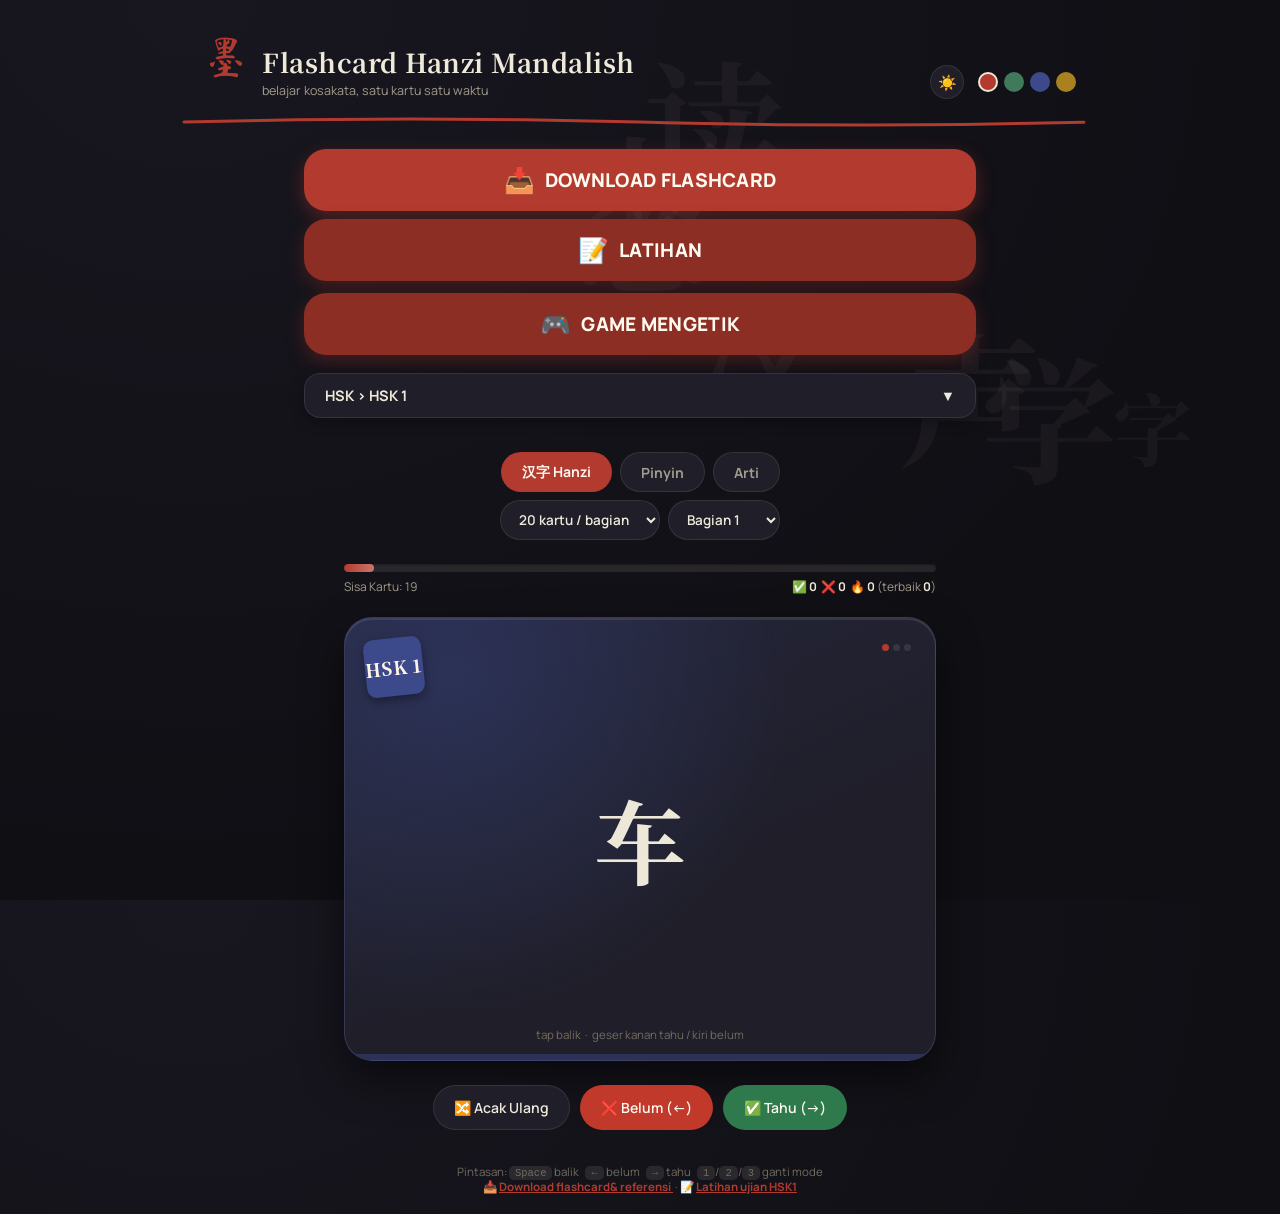
<file: index.html>
<!DOCTYPE html>
<html lang="id" data-mode="night" data-accent="vermilion">
<head>
<meta charset="UTF-8">
<meta name="viewport" content="width=device-width, initial-scale=1.0, maximum-scale=1.0, user-scalable=no">
<meta name="mobile-web-app-capable" content="yes">
<title>墨卡 · Flashcard Hanzi Mandalish</title>
<link rel="preconnect" href="https://fonts.googleapis.com">
<link href="https://fonts.googleapis.com/css2?family=Noto+Serif+SC:wght@600;700;900&family=Ma+Shan+Zheng&family=Manrope:wght@400;500;600;700;800&display=swap" rel="stylesheet">
<link rel="stylesheet" href="css/styles.css">
</head>
<body>

<div class="ambient" id="ambient"></div>

<header>
  <div class="brand">
    <span class="glyph">墨</span>
    <div>
      <h1>Flashcard Hanzi Mandalish</h1>
      <div class="brand-sub">belajar kosakata, satu kartu satu waktu</div>
    </div>
  </div>
  <div class="controls-row">
    <button class="mode-toggle" id="dayNightBtn" title="Ganti siang/malam">☀️</button>
    <div class="theme-dots" id="themeDots"></div>
  </div>
</header>

<div class="brush-divider">
  <svg viewBox="0 0 920 14" preserveAspectRatio="none" width="100%" height="14">
    <path d="M4 8 Q 230 2, 460 8 T 916 8" />
  </svg>
</div>

<div class="empty-state" id="emptyState">
  <div class="glyph" id="emptyGlyph">読</div>
  <h2 id="emptyTitle">Memuat deck…</h2>
  <p id="emptyText">Mengambil <code>index.json</code> dan file kosakata dari server.</p>
</div>

<div id="app" style="display:none; width:100%; display:flex; flex-direction:column; align-items:center;">

  <div class="dl-banner-wrap">
    <a class="btn-cta dl-banner" href="#sumber">
      <span class="main"><span class="ico">📥</span> DOWNLOAD FLASHCARD</span>
    </a>
  </div>

  <div class="dl-banner-wrap" style="margin-top:-6px; display:flex; flex-direction:column; gap:12px;">
    <a class="btn-cta dl-banner" href="#latihan" style="--b:var(--accent-2);">
      <span class="main"><span class="ico">📝</span> LATIHAN</span>
    </a>
    <a class="btn-cta dl-banner" href="game.html" style="--b:var(--accent-2);">
      <span class="main"><span class="ico">🎮</span> GAME MENGETIK</span>
    </a>
  </div>

  <div class="deck-dropdown-container" id="deckDropdown">
    <div class="dropdown-trigger" id="dropdownTrigger">
      <span id="currentDeckLabel">Pilih Kategori Deck...</span>
      <span class="arrow">▼</span>
    </div>
    <div class="dropdown-menu" id="dropdownMenu"></div>
  </div>

  <div class="pill-row">
    <button class="pill active" data-mode="hanzi">汉字 Hanzi</button>
    <button class="pill" data-mode="pinyin">Pinyin</button>
    <button class="pill" data-mode="arti">Arti</button>
  </div>

  <div class="section-row" id="sectionRow">
    <select class="deck-select" id="sectionSizeSelect">
      <option value="all">Semua kartu</option>
      <option value="10">10 kartu / bagian</option>
      <option value="20" selected>20 kartu / bagian</option>
      <option value="30">30 kartu / bagian</option>
      <option value="50">50 kartu / bagian</option>
    </select>
    <select class="deck-select" id="sectionSelect" style="display:none;"></select>
  </div>

  <div class="meta-row">
    <div class="progress-track"><div class="progress-fill" id="progressFill"></div></div>
    <div class="stats-line">
      <span id="cardPos">Sisa Kartu: 20</span>
      <span>✅ <b id="statTahu">0</b>&nbsp;&nbsp;❌ <b id="statBelum">0</b>&nbsp;&nbsp;🔥 <b id="statStreak">0</b> (terbaik <b id="statBest">0</b>)</span>
    </div>
  </div>

  <div class="stage">
    <div class="card-perspective" id="cardPerspective">
      <div class="swipe-badge belum" id="badgeBelum">BELUM</div>
      <div class="swipe-badge tahu" id="badgeTahu">TAHU</div>
      <div class="card" id="card">
        <div class="face face-front" id="faceFront">
          <div class="stamp" id="stampFront">HSK</div>
          <div class="box-dots" id="boxDotsFront"><span></span><span></span><span></span></div>
          <div class="front-text hanzi-font" id="frontText" style="font-size:80px;"></div>
          <div class="back-hint">tap balik &nbsp;·&nbsp; geser kanan tahu / kiri belum</div>
        </div>
        <div class="face face-back" id="faceBack">
          <div class="stamp" id="stampBack">HSK</div>
          <div class="box-dots" id="boxDotsBack"><span></span><span></span><span></span></div>
          <div class="back-answer" id="backAnswer"></div>
          <div class="burst" id="burst"></div>
        </div>
      </div>
    </div>
  </div>

  <div class="actions">
    <button class="btn" id="shuffleBtn">🔀 Acak Ulang</button>
    <button class="btn btn-danger" id="belumBtn">❌ Belum (←)</button>
    <button class="btn btn-ok" id="tahuBtn">✅ Tahu (→)</button>
  </div>

  <footer>
    Pintasan: <kbd>Space</kbd> balik &nbsp; <kbd>←</kbd> belum &nbsp; <kbd>→</kbd> tahu &nbsp;
    <kbd>1</kbd>/<kbd>2</kbd>/<kbd>3</kbd> ganti mode
    <br>📥 <a class="footer-link" href="#sumber">Download flashcard&amp; referensi </a>
    &nbsp;·&nbsp;📝 <a class="footer-link" href="#latihan">Latihan ujian HSK1</a>
  </footer>
</div>


<section id="resourcesPage" aria-label="Unduh flashcard dan referensi">
  <div class="res-top">
    <h2>📥 Unduh Flashcard HSK</h2>
    <a class="btn-cta" id="backToStudy" href="#" style="--b:var(--ink-soft); padding:10px 18px; font-size:14px;">← Kembali belajar</a>
  </div>
  <p class="res-lead">Pilih Flashcard yang mau dicetak. Setiap tombol membuka folder Google Drive berisi file flashcard.</p>

  <div class="res-section-title">Flashcard HSK 1 – 4</div>
  <div class="hsk-grid">
    <div class="hsk-card" style="--c:var(--stamp-0)">
      <div class="lvl-stamp">HSK<b>1</b></div>
      <h3>HSK 1</h3>
      <p>300 Kosakata</p>
      <a class="dl-btn" href="https://drive.google.com/drive/folders/1dOLYRxvAf6XQybKx9fJoq7wPhPNK_tsH?usp=drive_link" target="_blank" rel="noopener noreferrer">⬇️ DOWNLOAD HSK 1</a>
    </div>
    <div class="hsk-card" style="--c:var(--stamp-1)">
      <div class="lvl-stamp">HSK<b>2</b></div>
      <h3>HSK 2</h3>
      <p>200 Kosakata</p>
      <a class="dl-btn" href="https://drive.google.com/drive/folders/1sofFlungZIqMnRZoOh0vENmZq8EuN4ci?usp=sharing" target="_blank" rel="noopener noreferrer">⬇️ DOWNLOAD HSK 2</a>
    </div>
    <div class="hsk-card" style="--c:var(--stamp-2)">
      <div class="lvl-stamp">HSK<b>3</b></div>
      <h3>HSK 3</h3>
      <p>500 Kosakata</p>
      <a class="dl-btn" href="https://drive.google.com/drive/folders/1UqgcK2aZ2sMOQcXRFb1VrF4GmTFnKb-0?usp=drive_link" target="_blank" rel="noopener noreferrer">⬇️ DOWNLOAD HSK 3</a>
    </div>
    <div class="hsk-card" style="--c:var(--stamp-3)">
      <div class="lvl-stamp">HSK<b>4</b></div>
      <h3>HSK 4</h3>
      <p>1000 Kosakata</p>
      <a class="dl-btn" href="https://drive.google.com/drive/folders/1h3tl_F7lGNb7nfZRJy76tB6fJolnmYr8?usp=drive_link" target="_blank" rel="noopener noreferrer">⬇️ DOWNLOAD HSK 4</a>
    </div>
  </div>
  <div class="res-note">💡 Tombol membuka folder di Google Drive (tab baru). Di sana pilih file yang kamu mau, lalu klik ikon <b>Download</b> (⬇️).</div>

  <div class="res-section-title">Panduan cetak flashcard</div>
  <div class="ref-card">
    <div class="ref-text">
      <h3>Panduan Cetak Flashcard</h3>
      <p>Lihat panduan untuk mencetak flashcard.</p>
    </div>
    <a class="btn-cta" href="https://drive.google.com/file/d/1eKVOjX3BMunGY5lqlxKkledCMHnYziuV/view?usp=drive_link" target="_blank" rel="noopener noreferrer"><span class="ico">🖨️</span> Lihat Panduan Cetak</a>
  </div>

  <div class="res-section-title">Referensi kosakata</div>
  <div class="ref-card">
    <div class="ref-text">
      <h3>Mandarin Bean</h3>
      <p>Flashcard ini dibuat berdasarkan data dan kurikulum pembelajaran dari Mandarin Bean untuk membantu proses menghafal kosakata secara efektif.</p>
    </div>
    <a class="btn-cta" href="https://mandarinbean.com/new-hsk-vocabulary/" target="_blank" rel="noopener noreferrer"><span class="ico">🔗</span> Buka mandarinbean.com</a>
  </div>
</section>

<section id="latihanPage" aria-label="Latihan ujian HSK">
  <div class="lat-top">
    <h2>📝 Latihan Ujian HSK 1</h2>
    <a class="btn-cta" href="#" style="--b:var(--ink-soft); padding:10px 18px; font-size:14px;">← Kembali belajar</a>
  </div>

  <div id="lat-login-screen" class="lat-login">
    <h3>HSK 1 Listening &amp; Reading Challenge</h3>
    <p class="lat-sub">15 Soal Listening · 15 Soal Reading — offline, tanpa simpan data</p>
    <div class="lat-form-group">
      <label>Nama Lengkap (tidak disimpan)</label>
      <input type="text" id="lat-student-name" placeholder="Tulis nama Anda" autocomplete="off">
    </div>
    <button type="button" class="btn btn-accent" style="width:100%;" onclick="latStartExam()">Mulai Kuis 🚀</button>
  </div>

  <div id="lat-header-bar" class="lat-header-bar hidden">
    <div class="lat-title">HSK 1 Listening &amp; Reading Challenge</div>
    <div>Peserta: <span id="lat-display-name"></span></div>
    <div class="lat-timer-box">⏱ <span id="lat-timer">10:00</span></div>
  </div>

  <div id="lat-exam-container" class="hidden" style="display:flex; flex-direction:column; gap:18px;">
    <div class="lat-info">
      <strong>📝 Petunjuk:</strong> Audio bisa diputar maksimal 2x, pakai suara Text-to-Speech browser.
    </div>
    <div class="lat-nav-grid" id="lat-nav-grid-container"></div>
    <form id="lat-exam-form">
      <div id="lat-questions-wrapper" style="display:flex; flex-direction:column; gap:14px;"></div>
      <br>
      <button type="button" class="btn btn-ok" style="width:100%; font-size:16px; padding:14px;" onclick="latSubmitExam()">✅ Kumpulkan Jawaban</button>
    </form>
  </div>

  <div id="lat-result-container" class="hidden" style="display:flex; flex-direction:column; gap:14px;"></div>
</section>

<div class="modal-backdrop" id="summaryModal">
  <div class="modal">
    <h3>Sesi Selesai 🎉</h3>
    <p id="summaryText"></p>
    <div class="row">
      <button class="btn btn-accent" id="closeSummary">Lanjut Belajar</button>
    </div>
  </div>
</div>

<script src="js/script.js"></script>
<script src="js/latihan.js"></script>
</body>
</html>
</file>
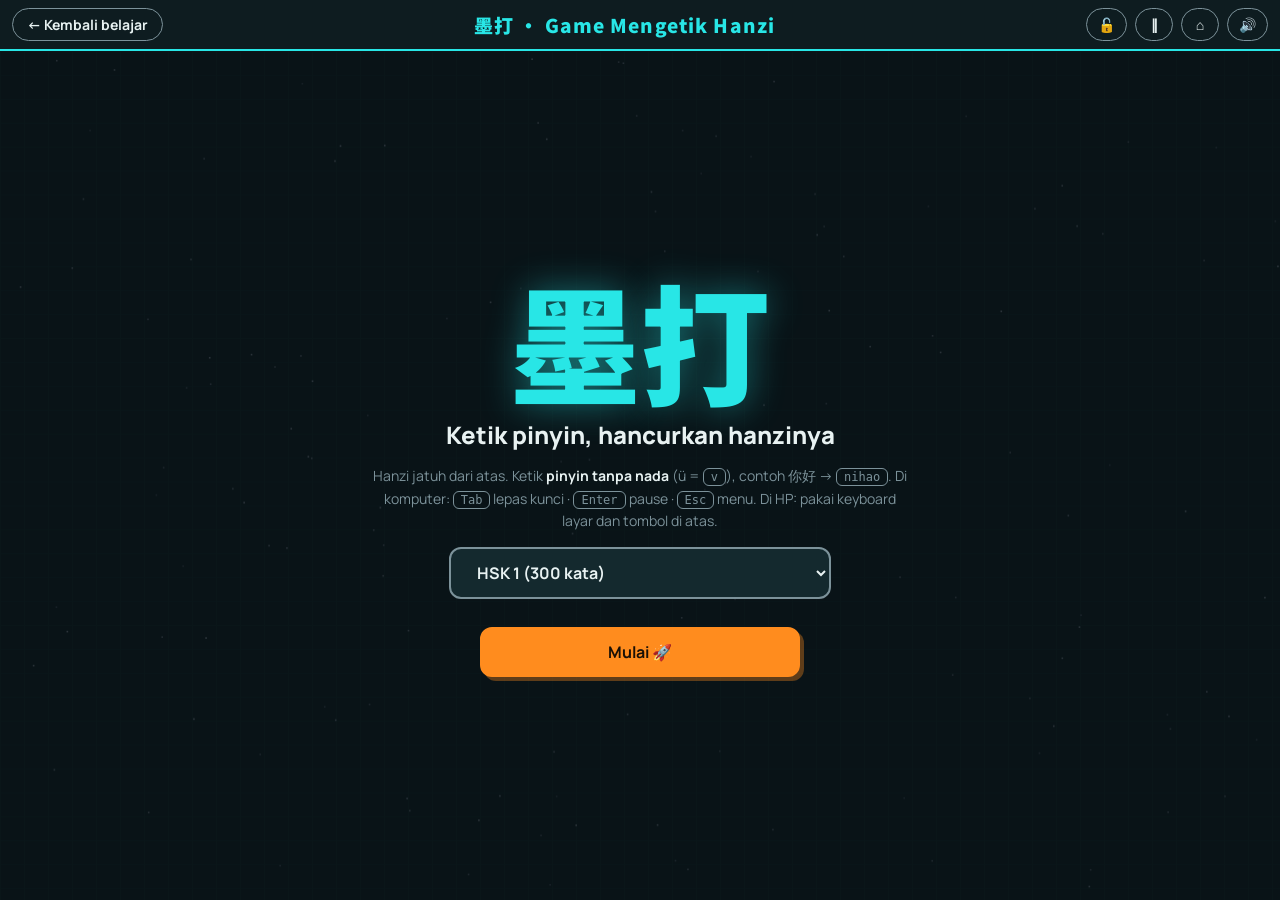
<file: game.html>
<!DOCTYPE html>
<html lang="id">
<head>
<meta charset="UTF-8">
<meta name="viewport" content="width=device-width, initial-scale=1.0, maximum-scale=1.0, interactive-widget=resizes-content">
<title>墨打 · Game Mengetik Hanzi</title>
<link rel="preconnect" href="https://fonts.googleapis.com">
<link href="https://fonts.googleapis.com/css2?family=Noto+Sans+SC:wght@500;700;900&family=Manrope:wght@500;700;800&display=swap" rel="stylesheet">
<style>
html,body{margin:0;height:100%;overflow:hidden;background:#0e1c20}
#zg{position:fixed;left:0;right:0;top:0;bottom:0;z-index:50;display:flex;flex-direction:column;font-family:Manrope,system-ui,sans-serif;
  --zb:#0e1c20;--zs:#14292e;--zf:#e8f2f2;--zm:#7c929a;--za:#ff8c1e;--zc:#28e6e6;
  background:var(--zb);color:var(--zf);touch-action:manipulation;-webkit-tap-highlight-color:transparent}
#zg *{box-sizing:border-box}
#zg-bar{display:flex;align-items:center;gap:8px;padding:8px 12px;border-bottom:2px solid var(--zc)}
#zg-bar a,#zg-bar button{color:var(--zf);text-decoration:none;font:700 14px Manrope,sans-serif;background:none;border:1.5px solid var(--zm);border-radius:999px;padding:6px 14px;cursor:pointer;white-space:nowrap}
#zg-bar button{padding:6px 11px;min-width:38px}
#zg-bar b{flex:1;text-align:center;font:900 19px "Noto Sans SC",Manrope,sans-serif;letter-spacing:.06em;color:var(--zc);white-space:nowrap;overflow:hidden;text-overflow:ellipsis}
#zg-stage{flex:1;position:relative;min-height:0}
#cv{display:block;width:100%;height:100%}
.zg-panel{position:absolute;inset:0;display:flex;flex-direction:column;align-items:center;justify-content:center;gap:14px;text-align:center;
  background:rgba(8,18,21,.82);padding:20px;overflow:auto}
.zg-panel.hide{display:none}
.zg-big{font:900 clamp(64px,13vw,130px)/1 "Noto Sans SC",sans-serif;color:var(--zc);text-shadow:0 0 36px rgba(40,230,230,.45)}
.zg-panel h2{margin:0;font:800 24px Manrope,sans-serif}
.zg-panel p{margin:0;color:var(--zm);font-size:14px;max-width:540px;line-height:1.6}
.zg-panel p b{color:var(--zf)}
.zg-panel select,.zg-btn{font:700 16px Manrope,sans-serif;padding:12px 22px;border-radius:12px;border:2px solid var(--zm);background:var(--zs);color:var(--zf);min-width:min(320px,88vw);max-width:92vw}
.zg-btn{background:var(--za);border-color:var(--za);color:#1a1006;cursor:pointer;box-shadow:4px 4px 0 rgba(255,140,30,.35)}
.zg-btn:active{transform:translate(2px,2px);box-shadow:2px 2px 0 rgba(255,140,30,.35)}
.zg-btn.ghost{background:none;color:var(--zf);border-color:var(--zm);box-shadow:none}
.zg-stats{display:grid;grid-template-columns:repeat(3,auto);gap:10px 28px;font:700 18px Manrope,sans-serif}
.zg-stats span{display:block;color:var(--zm);font-size:12px;font-weight:600}
.zg-warn{color:var(--za)}
kbd{border:1.5px solid var(--zm);border-radius:6px;padding:1px 7px;font-size:12px}
#kb{position:fixed;left:0;bottom:0;width:1px;height:1px;opacity:0;border:0;padding:0;font-size:16px;pointer-events:none}
#zg :focus-visible{outline:2px solid var(--zc);outline-offset:2px}
@media (max-width:560px){#zg-bar b{display:none}#zg-bar a{flex:1;text-align:center}}
</style>
</head>
<body>
<div id="zg">
  <div id="zg-bar">
    <a href="index.html">← Kembali belajar</a>
    <b>墨打 · Game Mengetik Hanzi</b>
    <button id="zg-free" title="Lepas kunci kata (Tab)" aria-label="Lepas kunci">🔓</button>
    <button id="zg-pause" title="Pause (Enter)" aria-label="Pause">‖</button>
    <button id="zg-menu-btn" title="Menu (Esc)" aria-label="Menu">⌂</button>
    <button id="zg-sound" title="Suara" aria-label="Suara">🔊</button>
  </div>
  <div id="zg-stage">
    <canvas id="cv"></canvas>

    <div id="zg-menu" class="zg-panel">
      <div class="zg-big">墨打</div>
      <h2>Ketik pinyin, hancurkan hanzinya</h2>
      <p>Hanzi jatuh dari atas. Ketik <b>pinyin tanpa nada</b> (ü = <kbd>v</kbd>), contoh 你好 → <kbd>nihao</kbd>.
         Di komputer: <kbd>Tab</kbd> lepas kunci · <kbd>Enter</kbd> pause · <kbd>Esc</kbd> menu.
         Di HP: pakai keyboard layar dan tombol di atas.</p>
      <select id="deck" aria-label="Pilih deck flashcard"><option>Memuat deck…</option></select>
      <p id="deckInfo"></p>
      <button class="zg-btn" id="start" disabled>Mulai 🚀</button>
      <button class="zg-btn ghost" id="retry" hidden>Coba muat lagi</button>
    </div>

    <div id="zg-over" class="zg-panel hide">
      <h2 style="color:var(--za)">Game Over</h2>
      <p id="overDeck"></p>
      <div class="zg-stats" id="stats"></div>
      <button class="zg-btn" id="again">Main lagi</button>
      <button class="zg-btn ghost" id="toMenu">Ganti deck</button>
    </div>
  </div>
  <!-- penerima ketikan dari keyboard HP (Android mengirim event "input", bukan keydown huruf) -->
  <input id="kb" type="text" inputmode="text" autocomplete="off" autocorrect="off" autocapitalize="none" spellcheck="false" aria-label="Ketik pinyin di sini">
</div>

<script>
(()=>{
const $=s=>document.querySelector(s), cv=$('#cv'), ctx=cv.getContext('2d'), root=document.documentElement;
let W=800,H=500,K=1;

/* ================= TEMA LUAR ANGKASA ================= */
const C={bg:'#0e1c20',grid:'#142a2e',fg:'#ffffff',mut:'#7c929a',ac:'#ff8c1e',cy:'#28e6e6',yl:'#ffdc3c'};
const HZ='"Noto Sans SC","PingFang SC","Microsoft YaHei","Noto Sans CJK SC",sans-serif';
const zg=$('#zg'),kb=$('#kb');
function resize(){
  const vv=window.visualViewport;                       // saat keyboard HP muncul, area game ikut mengecil
  if(vv){zg.style.height=vv.height+'px';zg.style.top=vv.offsetTop+'px';zg.style.bottom='auto'}
  const r=cv.parentElement.getBoundingClientRect(),d=window.devicePixelRatio||1;
  W=Math.max(200,r.width);H=Math.max(200,r.height);cv.width=W*d;cv.height=H*d;ctx.setTransform(d,0,0,d,0,0);
  // K = skala ukuran sesuai perangkat (HP kecil -> kotak, font, kapal ikut mengecil)
  K=Math.max(.42,Math.min(1.1,Math.min(W/760,H/560)));
  if(typeof es!=='undefined')for(const e of es){layout(e);sync(e)}
}
addEventListener('resize',resize);
if(window.visualViewport){visualViewport.addEventListener('resize',resize);visualViewport.addEventListener('scroll',resize)}
const stars=Array.from({length:150},()=>({x:Math.random(),y:Math.random(),v:8+Math.random()*32}));

/* ================= DATA: data/index.json + data/<deck>.json ================= */
// Pinyin di data berisi keterangan seperti "ài (verb)" atau "(n.) diànqì": bagian dalam kurung dibuang.
const CJK=/[\u3400-\u9fff]/;
const typed=p=>p.toLowerCase().replace(/[üǖǘǚǜ]/g,'v').normalize('NFD').replace(/[\u0300-\u036f]/g,'').replace(/[^a-z]/g,'');
const cleanPinyin=p=>String(p||'').replace(/\([^)]*\)/g,' ').split('/')[0].replace(/\s+/g,' ').trim();
function toCard(c){
  const z=String(c.hanzi||'').trim(),p=cleanPinyin(c.pinyin);
  if(!z||!CJK.test(z)||/\d/.test(p))return null;      // lewati kartu berangka (mis. "13米")
  const t=typed(p);if(!t)return null;
  return{z,t,p,a:String(c.arti_id||c.arti||c.arti_en||'')};
}
function friendlyName(file){                            // sama dengan label di halaman flashcard
  const base=file.replace(/\.json$/i,''),m=base.match(/^hsk[\s_-]?(\d+)/i);
  if(m)return 'HSK '+m[1];
  const s=base.replace(/^(tr|ml|min|mining)[\s_-]*/i,'').replace(/[_-]+/g,' ').toUpperCase();
  return s||'Umum';
}
const dedupe=cards=>{const seen=new Set();return cards.filter(c=>{const k=c.z+'|'+c.t;if(seen.has(k))return false;seen.add(k);return true})};
const note=(msg,warn)=>{const n=$('#deckInfo');n.textContent=msg;n.className=warn?'zg-warn':''};

// Coba beberapa lokasi folder data supaya tetap jalan di berbagai pengaturan hosting.
async function fetchJSON(file){
  let last;
  for(const base of['data/','./data/','/data/']){
    const url=base+file;
    try{
      const r=await fetch(url,{cache:'no-store'});
      if(!r.ok)throw new Error('HTTP '+r.status+' ('+url+')');
      return JSON.parse((await r.text()).replace(/^\uFEFF/,''));
    }catch(e){last=e}
  }
  throw last;
}

let groups=[];   // [{category, decks:[{file,name,cards,err,p}]}]  — isi deck dimuat sesuai kebutuhan
function normManifest(m){
  if(m&&!Array.isArray(m)&&Array.isArray(m.categories))m=m.categories;
  if(Array.isArray(m)&&m.length&&typeof m[0]==='string')m=[{category:'Deck',decks:m}];
  if(!Array.isArray(m))throw new Error('format index.json tidak dikenali');
  const out=m.map(g=>({category:g.category||'Lainnya',
    decks:(g.decks||[]).map(d=>typeof d==='string'?d:(d.file||d.name)).filter(Boolean)
      .map(f=>({file:f,name:friendlyName(f),cards:null,err:null,p:null}))})).filter(g=>g.decks.length);
  if(!out.length)throw new Error('index.json kosong');
  return out;
}
function ensure(d){                                   // muat satu deck (di-cache; kalau gagal bisa dicoba lagi)
  if(d.cards)return Promise.resolve(d);
  if(!d.p)d.p=fetchJSON(d.file.replace(/\.json$/i,'')+'.json').then(j=>{
    const cards=dedupe((Array.isArray(j)?j:[]).map(toCard).filter(Boolean));
    if(!cards.length)throw new Error('tidak ada kartu yang bisa dimainkan di '+d.file);
    d.cards=cards;d.err=null;return d;
  }).catch(e=>{d.err=e.message||String(e);d.p=null;throw e});
  return d.p;
}
function optLabel(v){
  const cnt=ds=>ds.every(d=>d.cards)?' ('+dedupe(ds.flatMap(d=>d.cards)).length+' kata)':'';
  if(v==='all'){const ds=groups.flatMap(g=>g.decks);return'Semua deck'+cnt(ds)}
  const[k,a,b]=v.split(':'),g=groups[+a];
  if(k==='c')return'Semua '+g.category+cnt(g.decks);
  const d=g.decks[+b];return d.name+(d.cards?' ('+d.cards.length+' kata)':d.err?' ⚠':'');
}
const refreshLabels=()=>[...$('#deck').options].forEach(o=>{o.textContent=optLabel(o.value)});
function buildSelect(){
  const sel=$('#deck');sel.innerHTML='';
  const add=(parent,v)=>{const o=document.createElement('option');o.value=v;o.textContent=optLabel(v);parent.appendChild(o)};
  if(groups.length>1)add(sel,'all');
  groups.forEach((g,gi)=>{
    const og=document.createElement('optgroup');og.label=g.category;sel.appendChild(og);
    if(g.decks.length>1)add(og,'c:'+gi);
    g.decks.forEach((d,di)=>add(og,'d:'+gi+':'+di));
  });
  const first=sel.querySelector('option[value^="d:"]');if(first)sel.value=first.value;
}
async function pool(){                                // kumpulkan kartu dari pilihan dropdown
  const v=$('#deck').value;let ds,name;
  if(v==='all'){ds=groups.flatMap(g=>g.decks);name='Semua deck'}
  else{const[k,a,b]=v.split(':'),g=groups[+a];ds=k==='c'?g.decks:[g.decks[+b]];name=k==='c'?'Semua '+g.category:g.decks[+b].name}
  await Promise.allSettled(ds.map(ensure));
  const okd=ds.filter(d=>d.cards);
  if(!okd.length)throw new Error(ds[0].file+' — '+(ds[0].err||'gagal dimuat'));
  return{name,cards:dedupe(okd.flatMap(d=>d.cards)),failed:ds.length-okd.length};
}

const SAMPLE=[['你好','nǐ hǎo','halo'],['谢谢','xièxie','terima kasih'],['再见','zàijiàn','sampai jumpa'],['朋友','péngyou','teman'],['老师','lǎoshī','guru'],['学生','xuésheng','murid'],['中国','Zhōngguó','Tiongkok'],['水','shuǐ','air'],['茶','chá','teh'],['书','shū','buku'],['钱','qián','uang'],['吃','chī','makan'],['喝','hē','minum'],['看','kàn','melihat'],['爱','ài','cinta']]
  .map(([z,p,a])=>({z,p,a,t:typed(p)}));

async function init(){
  $('#retry').hidden=true;$('#start').disabled=true;note('Memuat daftar deck…');
  try{
    groups=normManifest(await fetchJSON('index.json'));
    buildSelect();$('#start').disabled=false;note('');
    // muat semua deck di latar belakang supaya jumlah kata muncul; kegagalan satu deck tidak menghentikan yang lain
    const all=groups.flatMap(g=>g.decks);
    Promise.allSettled(all.map(d=>ensure(d).finally(refreshLabels))).then(()=>{
      const bad=all.filter(d=>d.err);
      if(bad.length)note(bad.length+' dari '+all.length+' deck gagal dimuat (contoh: '+bad[0].file+' — '+bad[0].err+'). Deck lain tetap bisa dimainkan.',true);
    });
  }catch(err){
    console.warn(err);
    groups=[{category:'Contoh',decks:[{file:'contoh',name:'Kata contoh',cards:SAMPLE,err:null,p:null}]}];
    buildSelect();$('#start').disabled=false;$('#retry').hidden=false;
    note('Gagal memuat data/index.json: '+(err.message||err)+(location.protocol==='file:'?' — halaman dibuka langsung dari file; jalankan lewat hosting/server lokal.':'')+' Sementara memakai kata contoh.',true);
  }
}
$('#retry').onclick=init;
init();

/* ================= SUARA (WebAudio, tanpa file) ================= */
let AC,mute=false;
function snd(f0,f1,d,v=.15,type='sine',nz=0){
  if(mute)return;AC=AC||new(window.AudioContext||window.webkitAudioContext)();
  const t=AC.currentTime,g=AC.createGain();
  g.gain.setValueAtTime(v,t);g.gain.exponentialRampToValueAtTime(.001,t+d);g.connect(AC.destination);
  if(nz){
    const n=AC.sampleRate*d|0,b=AC.createBuffer(1,n,AC.sampleRate),a=b.getChannelData(0);
    for(let i=0;i<n;i++)a[i]=Math.random()*2-1;
    const s=AC.createBufferSource(),f=AC.createBiquadFilter();
    s.buffer=b;f.type='lowpass';f.frequency.setValueAtTime(f0,t);f.frequency.exponentialRampToValueAtTime(Math.max(40,f1),t+d);
    s.connect(f);f.connect(g);s.start(t);
  }else{
    const o=AC.createOscillator();o.type=type;o.frequency.setValueAtTime(f0,t);o.frequency.exponentialRampToValueAtTime(f1,t+d);
    o.connect(g);o.start(t);o.stop(t+d);
  }
}
const seq=(fs,gap,fn)=>fs.forEach((f,i)=>setTimeout(()=>fn(f),i*gap));
const S={
  shoot:()=>snd(900,300,.09,.1,'triangle'),hit:()=>snd(300,120,.08,.15),
  boom:()=>snd(1500,60,.5,.5,'sine',1),err:()=>snd(160,100,.18,.1,'sawtooth'),
  life:()=>snd(400,50,.6,.2,'sawtooth'),
  up:()=>seq([523,659,784,1047],90,f=>snd(f,f,.1,.1,'square')),
  over:()=>seq([392,330,262,196],200,f=>snd(f,f*.95,.22,.12,'sawtooth'))
};
const PENTA=[261.6,293.7,329.6,392,440,523.3];let musicT;
const music=on=>{clearInterval(musicT);if(on)musicT=setInterval(()=>{if(st==='play'&&!paused)snd(PENTA[Math.random()*6|0],PENTA[Math.random()*6|0],1.6,.04)},1400)};
$('#zg-sound').onclick=()=>{mute=!mute;$('#zg-sound').textContent=mute?'🔇':'🔊'};

/* ================= STATE GAME ================= */
let st='menu',paused=false,words=[],es=[],bs=[],ps=[],pops=[],tg=null,
    lives,score,level,kills,combo,best,ok,bad,time,spT,deckName='',T=0;
const R=(a,b)=>a+Math.random()*(b-a);
const cut=s=>s.length>30?s.slice(0,29)+'…':s;

const preloadFont=cards=>document.fonts&&document.fonts.load('700 56px "Noto Sans SC"',[...new Set(cards.map(c=>c.z).join(''))].join('')).catch(()=>{});
function begin(p){
  preloadFont(p.cards);words=p.cards;deckName=p.name;
  es=[];bs=[];ps=[];pops=[];tg=null;lives=3;score=0;level=1;kills=0;combo=0;best=0;ok=0;bad=0;time=0;spT=.5;
  st='play';paused=false;$('#zg-pause').textContent='‖';
  $('#zg-menu').classList.add('hide');$('#zg-over').classList.add('hide');
  music(true);
}
let starting=false;
async function start(){
  if(starting)return;starting=true;
  kb.value='';kb.focus({preventScroll:true});             // fokus harus dalam sentuhan pengguna agar keyboard HP terbuka
  const btn=$('#start');btn.disabled=true;btn.textContent='Memuat deck…';
  try{
    const p=await pool();begin(p);
    if(p.failed)note(p.failed+' deck dalam pilihan ini gagal dimuat dan dilewati.',true);
  }catch(e){
    console.warn(e);kb.blur();toMenu();
    note('Gagal memuat deck: '+(e.message||e)+'. Coba pilih deck lain atau tekan Mulai lagi.',true);
  }finally{starting=false;btn.disabled=false;btn.textContent='Mulai 🚀'}
}
function toMenu(){
  kb.blur();st='menu';paused=false;music(false);
  $('#zg-over').classList.add('hide');$('#zg-menu').classList.remove('hide');
}
// Ukuran satu kata (semua dikali K supaya pas di HP maupun desktop)
function layout(e){
  const n=[...e.z].length;
  e.fs=Math.max(20,Math.min(56*K,W*.4/n));                 // font hanzi
  e.pf=Math.max(13,22*K);                                  // font pinyin
  ctx.font=`700 ${e.fs}px ${HZ}`;const hw=Math.max(ctx.measureText(e.z).width+36*K,84*K);
  ctx.font=`800 ${e.pf}px Manrope,sans-serif`;const pw=ctx.measureText(e.t).width+16*K;
  e.bw=Math.min(W-8,hw);e.ew=Math.min(W-8,Math.max(hw,pw));e.bh=80*K;e.th=e.bh+e.pf+14*K;   // th = tinggi kotak + baris pinyin
}
// Posisi disimpan sebagai pecahan layar (fx, fy), jadi saat keyboard HP naik/turun jarak jatuh tetap proporsional
function sync(e){e.x=e.fx*W;e.y=e.fy*H}
function spawn(){
  const used=new Set(es.filter(e=>!e.dead).map(e=>e.t[0])),c=words.filter(w=>!used.has(w.t[0]));
  if(!c.length)return true;
  const e={...words.length?c[Math.random()*c.length|0]:{},n:0,fin:false,dead:false,fl:0,ph:R(0,6.28),sp:(26+level*5+R(0,12))/660};
  layout(e);e.fy=-e.th/H;e.y=e.fy*H;
  const gap=14*K;let free=false;
  for(let i=0;i<14&&!free;i++){                            // cari posisi yang tidak menimpa kata lain
    const m=e.ew/2/W+.01;e.fx=R(m,Math.max(m+.001,1-m));
    free=es.every(o=>o.dead||o.y>e.y+e.th+gap||Math.abs(o.fx-e.fx)*W>(o.ew+e.ew)/2+gap);
  }
  if(!free)return false;
  sync(e);es.push(e);return true;
}
function key(ch){
  if(!tg){
    const c=es.filter(e=>!e.dead&&!e.fin&&e.t[0]===ch);
    if(!c.length)return miss();
    tg=c.reduce((a,b)=>b.y>a.y?b:a);
  }
  if(tg.t[tg.n]===ch){
    tg.n++;ok++;combo++;best=Math.max(best,combo);score+=10*(1+(combo/10|0));
    const last=tg.n===tg.t.length,p=tip();
    bs.push({x:p[0],y:p[1],e:tg,last});S.shoot();
    if(last){tg.fin=true;tg=null}
  }else miss();
}
function miss(){bad++;combo=0;S.err()}
function splat(x,y,n=22,col='#ffa028'){for(let i=0;i<n;i++){const a=R(0,6.28),v=R(40,260);ps.push({x,y,vx:Math.cos(a)*v,vy:Math.sin(a)*v,l:R(.35,.9),r:R(2,7),c:col})}}
const shipXY=()=>[W/2,H*.92];
const shipK=()=>Math.max(.8,Math.min(1.2,K*1.6));
const ang=()=>{const[x,y]=shipXY();return tg&&!tg.dead?Math.atan2(tg.x-x,y-(tg.y+tg.bh/2)):0};
const tip=()=>{const[x,y]=shipXY(),a=ang();const k=shipK()*24;return[x+Math.sin(a)*k,y-Math.cos(a)*k]};

/* ================= UPDATE ================= */
function update(dt){
  for(const t of stars){t.y+=t.v*dt/H;if(t.y>1){t.y=0;t.x=Math.random()}}
  if(st!=='play'||paused)return;
  T+=dt;time+=dt;spT-=dt;
  if(spT<=0){spT=spawn()?Math.max(.8,2.8-level*.18)+R(0,.7):.3}
  for(const e of es){
    e.fy+=e.sp*dt;e.fl=Math.max(0,e.fl-dt);
    e.fx+=Math.sin(T*1.4+e.ph)*.012*dt;const lo=e.ew/2/W+.004;e.fx=Math.max(lo,Math.min(1-lo,e.fx));// jangan menyusul/menimpa kata lain yang ada tepat di depannya
    for(const o of es){
      if(o===e||o.dead||o.fy<=e.fy)continue;
      if(Math.abs(o.fx-e.fx)*W<(o.ew+e.ew)/2+8*K)e.fy=Math.min(e.fy,o.fy-(e.th+10*K)/H);
    }
    sync(e);
    if(!e.dead&&e.fy>.76){      // garis bahaya = 76% tinggi layar, sama di semua perangkat
      e.dead=true;if(tg===e)tg=null;lives--;combo=0;splat(e.x,e.y+e.bh/2,40,'#ff3c3c');S.life();
    }
  }
  for(let i=bs.length-1;i>=0;i--){
    const b=bs[i];if(b.e.dead&&!b.last){bs.splice(i,1);continue}
    const dx=b.e.x-b.x,dy=b.e.y+b.e.bh/2-b.y,d=Math.hypot(dx,dy),s=1000*dt;
    if(d<=s){
      bs.splice(i,1);b.e.fl=.12;splat(b.e.x,b.e.y+b.e.bh/2,6,'#ffdc78');S.hit();
      if(b.last&&!b.e.dead){
        b.e.dead=true;splat(b.e.x,b.e.y+b.e.bh/2,34);S.boom();score+=50*b.e.t.length;
        // setelah hancur, tampilkan pinyin bernada + arti supaya tetap belajar
        pops.push({x:Math.max(90,Math.min(W-90,b.e.x)),y:b.e.y+b.e.bh/2,l:1.8,p:b.e.p,a:cut(b.e.a)});
        if(++kills%10===0){level++;S.up()}
      }
    }else{b.x+=dx/d*s;b.y+=dy/d*s}
  }
  es=es.filter(e=>!e.dead);
  for(let i=ps.length-1;i>=0;i--){const p=ps[i];p.x+=p.vx*dt;p.y+=p.vy*dt;p.vx*=.96;p.vy*=.96;if((p.l-=dt)<=0)ps.splice(i,1)}
  for(let i=pops.length-1;i>=0;i--)if((pops[i].l-=dt)<=0)pops.splice(i,1);
  if(lives<=0)over();
}
function over(){
  kb.blur();st='over';music(false);S.over();
  const wpm=time>3?ok/5/(time/60):0,acc=ok+bad?100*ok/(ok+bad):100;
  $('#overDeck').textContent='Deck: '+deckName;
  $('#stats').innerHTML=[['Skor',score],['Level',level],['Kata',kills],['WPM',wpm.toFixed(0)],['Akurasi',acc.toFixed(0)+'%'],['Combo maks',best]]
    .map(([k,v])=>`<div><span>${k}</span>${v}</div>`).join('');
  $('#zg-over').classList.remove('hide');
}

/* ================= GAMBAR ================= */
function rr(x,y,w,h,r){ctx.beginPath();ctx.roundRect?ctx.roundRect(x,y,w,h,r):ctx.rect(x,y,w,h)}
const touch=matchMedia('(pointer:coarse)').matches;
function drawShip(){
  const[x,y]=shipXY(),pts=[[0,-22],[14,16],[0,8],[-14,16]];
  ctx.save();ctx.translate(x,y);ctx.rotate(ang());ctx.scale(shipK(),shipK());ctx.strokeStyle=C.cy;ctx.lineWidth=2.5;ctx.lineJoin='round';
  ctx.beginPath();pts.forEach(([px,py],i)=>i?ctx.lineTo(px,py):ctx.moveTo(px,py));ctx.closePath();ctx.stroke();
  ctx.fillStyle=C.cy;ctx.beginPath();ctx.arc(0,0,3,0,6.3);ctx.fill();ctx.restore();
}
function draw(){
  ctx.fillStyle=C.bg;ctx.fillRect(0,0,W,H);
  ctx.strokeStyle=C.grid;ctx.lineWidth=1;ctx.beginPath();
  for(let x=0;x<W;x+=24){ctx.moveTo(x+.5,0);ctx.lineTo(x+.5,H)}
  for(let y=0;y<H;y+=24){ctx.moveTo(0,y+.5);ctx.lineTo(W,y+.5)}
  ctx.stroke();
  for(const t of stars){const c=Math.round(60+t.v*4);ctx.fillStyle=`rgb(${c},${c},${c+20})`;ctx.fillRect(t.x*W,t.y*H,1.6,1.6)}
  if(st==='menu')return;

  for(const e of es){
    const lock=e===tg,l=e.x-e.bw/2,k=e.n/e.t.length;
    rr(l,e.y,e.bw,e.bh,8*K);ctx.fillStyle=e.fl>0?'rgba(255,255,255,.28)':'rgba(0,0,0,.62)';ctx.fill();
    ctx.strokeStyle=lock?C.yl:C.ac;ctx.lineWidth=(lock?3:1.5)*Math.max(.7,K);ctx.stroke();
    // hanzi memudar putih → oranye seiring huruf yang benar
    ctx.fillStyle=`rgb(255,${Math.round(255-105*k)},${Math.round(255-225*k)})`;
    ctx.font=`700 ${e.fs}px ${HZ}`;ctx.textAlign='center';ctx.textBaseline='middle';ctx.fillText(e.z,e.x,e.y+e.bh/2+2*K);
    ctx.fillStyle=C.ac;ctx.font=`800 ${e.pf}px Manrope,sans-serif`;ctx.textBaseline='top';
    ctx.fillText(e.t.slice(0,e.n),e.x,e.y+e.bh+5*K);                // huruf yang sudah benar
    if(lock){
      const[sx,sy]=shipXY();ctx.strokeStyle='rgba(40,230,230,.35)';ctx.lineWidth=1;
      ctx.beginPath();ctx.moveTo(sx,sy-22*shipK());ctx.lineTo(e.x,e.y+e.bh);ctx.stroke();
    }
  }
  for(const b of bs){ctx.fillStyle='#fff0a0';ctx.beginPath();ctx.arc(b.x,b.y,3.5,0,6.3);ctx.fill()}
  for(const p of ps){ctx.globalAlpha=Math.min(1,p.l*2);ctx.fillStyle=p.c;ctx.beginPath();ctx.arc(p.x,p.y,p.r,0,6.3);ctx.fill()}
  ctx.globalAlpha=1;

  // pinyin + arti setelah kata hancur
  for(const q of pops){
    const y=q.y-(1.8-q.l)*30;
    ctx.globalAlpha=Math.min(1,q.l*1.2);ctx.textAlign='center';ctx.textBaseline='alphabetic';
    ctx.fillStyle=C.fg;ctx.font=`700 ${Math.max(14,18*K)}px Manrope,sans-serif`;ctx.fillText(q.p,q.x,y);
    if(q.a){ctx.fillStyle=C.cy;ctx.font=`600 ${Math.max(11,14*K)}px Manrope,sans-serif`;ctx.fillText(q.a,q.x,y+Math.max(15,20*K))}
  }
  ctx.globalAlpha=1;
  drawShip();

  // HUD
  const wpm=time>3?ok/5/(time/60):0,acc=ok+bad?100*ok/(ok+bad):100;
  ctx.textAlign='left';ctx.textBaseline='top';ctx.fillStyle=C.fg;ctx.font='700 15px Manrope,sans-serif';
  ctx.fillText(`Skor ${score}   Level ${level}   Combo ${combo}`,12,10);
  ctx.fillStyle=C.mut;ctx.font='600 12.5px Manrope,sans-serif';
  ctx.fillText(`WPM ${wpm.toFixed(0)} · Akurasi ${acc.toFixed(0)}% · ${deckName}`,12,32);
  // nyawa: heksagon kuning
  const hx=W-30,hy=H-30;ctx.fillStyle='#fac814';ctx.beginPath();
  for(let i=0;i<6;i++){const a=(60*i+30)*Math.PI/180;ctx.lineTo(hx+17*Math.cos(a),hy+17*Math.sin(a))}
  ctx.closePath();ctx.fill();ctx.fillStyle='#141414';ctx.font='800 16px Manrope,sans-serif';ctx.textAlign='center';ctx.textBaseline='middle';ctx.fillText(lives,hx,hy+1);

  if(touch&&!paused&&document.activeElement!==kb){
    ctx.fillStyle='rgba(8,18,21,.75)';ctx.fillRect(0,H/2-26,W,52);
    ctx.fillStyle=C.yl;ctx.font='700 16px Manrope,sans-serif';ctx.textAlign='center';ctx.fillText('Ketuk layar untuk membuka keyboard',W/2,H/2);
  }
  if(paused){
    ctx.fillStyle='rgba(8,18,21,.72)';ctx.fillRect(0,0,W,H);
    ctx.fillStyle=C.cy;ctx.font='900 56px "Noto Sans SC",Manrope,sans-serif';ctx.textAlign='center';ctx.textBaseline='middle';
    ctx.fillText('PAUSE',W/2,H/2-10);
    ctx.fillStyle=C.mut;ctx.font='600 14px Manrope,sans-serif';ctx.fillText(touch?'Ketuk ‖ untuk lanjut':'Tekan Enter untuk lanjut',W/2,H/2+34);
  }
}

/* ================= INPUT & LOOP ================= */
const feed=str=>{if(st!=='play'||paused)return;for(const ch of str.toLowerCase())if(/^[a-z]$/.test(ch))key(ch)};
const togglePause=()=>{if(st==='play')paused=!paused;$('#zg-pause').textContent=paused?'▶':'‖';if(!paused&&st==='play')kb.focus({preventScroll:true})};
const release=()=>{tg=null};

// Komputer: keydown. HP Android: keydown berisi kode palsu, jadi huruf dibaca dari event "input" di bawah.
addEventListener('keydown',e=>{
  if(e.key==='Escape'&&st!=='menu'){toMenu();return}
  if(st==='menu'&&e.key==='Enter'&&document.activeElement.tagName!=='BUTTON'&&!$('#start').disabled){start();return}
  if(st!=='play')return;
  if(e.key==='Enter'){e.preventDefault();togglePause();return}
  if(e.key==='Tab'){e.preventDefault();release();return}
  if(!paused&&!e.ctrlKey&&!e.metaKey&&!e.altKey&&/^[a-z]$/i.test(e.key)){e.preventDefault();feed(e.key)}   // preventDefault: event "input" tidak ikut terpicu, jadi tidak dobel
});
let prev='';
kb.addEventListener('input',e=>{
  const v=kb.value;
  if(v.length>prev.length)feed(v.slice(prev.length));            // hanya huruf baru (abaikan hapus/backspace)
  prev=v;
  if(!e.isComposing||v.length>24){kb.value='';prev=''}            // kosongkan terus supaya tidak menumpuk
});
kb.addEventListener('compositionend',()=>{kb.value='';prev=''});
cv.addEventListener('pointerdown',()=>{if(st==='play'&&!paused)kb.focus({preventScroll:true})});   // ketuk layar = buka keyboard lagi
$('#zg-pause').onclick=togglePause;$('#zg-free').onclick=release;$('#zg-menu-btn').onclick=()=>{if(st!=='menu')toMenu()};
document.addEventListener('visibilitychange',()=>{if(document.hidden&&st==='play'){paused=true;$('#zg-pause').textContent='▶'}});
$('#start').onclick=start;$('#again').onclick=start;$('#toMenu').onclick=toMenu;

resize();
let last=performance.now();
function loop(t){
  requestAnimationFrame(loop);          // jadwalkan dulu, supaya satu error tidak mematikan game
  const dt=Math.min(.05,(t-last)/1000);last=t;
  try{update(dt);draw()}catch(e){console.error(e)}
}
requestAnimationFrame(loop);
if(document.fonts&&document.fonts.load){document.fonts.load('700 56px "Noto Sans SC"','你好');document.fonts.load('800 22px Manrope','abc')}
})();
</script>
</body>
</html>
</file>
<file: css/styles.css>
:root{
  --radius-lg: 28px;
  --radius-md: 16px;
  --radius-sm: 10px;
  --font-display: 'Noto Serif SC', 'Songti SC', serif;
  --font-brush: 'Ma Shan Zheng', cursive;
  --font-ui: 'Manrope', -apple-system, 'Segoe UI', sans-serif;
}

:root[data-mode="day"]{
  --bg-0:#e9e1cd;
  --bg-1:#f3ecdc;
  --surface:#faf5e8;
  --ink:#211d1a;
  --ink-soft:#6b6355;
  --ink-faint:#9a927f;
  --hairline:rgba(33,29,26,0.12);
  --shadow:rgba(60,45,25,0.22);
  --shadow-soft:rgba(60,45,25,0.10);
}
:root[data-mode="night"]{
  --bg-0:#100f14;
  --bg-1:#181720;
  --surface:#1f1e29;
  --ink:#efe9da;
  --ink-soft:#a29c8c;
  --ink-faint:#726c60;
  --hairline:rgba(239,233,218,0.10);
  --shadow:rgba(0,0,0,0.55);
  --shadow-soft:rgba(0,0,0,0.35);
}

:root[data-accent="vermilion"]{ --accent:#b23a2e; --accent-2:#8c2e24; --accent-tint:#f0d9d3; }
:root[data-accent="jade"]     { --accent:#3f7a5c; --accent-2:#2e5c45; --accent-tint:#d7e8de; }
:root[data-accent="indigo"]   { --accent:#3c4a8c; --accent-2:#2c376b; --accent-tint:#dadeef; }
:root[data-accent="gold"]     { --accent:#a9821f; --accent-2:#846419; --accent-tint:#eee3c4; }

:root{
  --stamp-0:#b23a2e; --stamp-1:#3f7a5c; --stamp-2:#3c4a8c; --stamp-3:#a9821f;
  --stamp-4:#8b3f72; --stamp-5:#2e7d82; --stamp-6:#a85c2e; --stamp-7:#516175;
}

* { box-sizing: border-box; }
html,body{ height:100%; margin:0; }
html{ -webkit-text-size-adjust:100%; text-size-adjust:100%; }
body{
  background: radial-gradient(ellipse at 15% 0%, var(--bg-1), var(--bg-0) 70%);
  color: var(--ink);
  font-family: var(--font-ui);
  min-height:100vh;
  max-width:100vw;
  display:flex;
  flex-direction:column;
  align-items:center;
  overflow-x:hidden;
  transition: background .4s ease, color .4s ease;
}
button, select, .card-perspective{ touch-action: manipulation; }

.ambient{
  position:fixed; inset:0; z-index:0; pointer-events:none; overflow:hidden;
}
.ambient span{
  position:absolute; font-family:var(--font-display); color:var(--ink);
  opacity:.045; font-weight:700; user-select:none;
  animation: drift 70s linear infinite;
}
@keyframes drift{
  0%{ transform: translateY(0) rotate(0deg); }
  100%{ transform: translateY(-140px) rotate(6deg); }
}

header{
  width:100%; max-width:920px; padding: 34px 24px 10px; position:relative; z-index:1;
  display:flex; align-items:flex-end; justify-content:space-between; gap:16px; flex-wrap:wrap;
}
.brand{ display:flex; align-items:baseline; gap:14px; }
.brand .glyph{
  font-family: var(--font-brush); font-size:44px; color:var(--accent); line-height:1;
}
.brand h1{
  font-family: var(--font-display); font-size:26px; margin:0; letter-spacing:.5px;
}
.brand-sub{ font-size:12.5px; color:var(--ink-soft); margin-top:2px; }

.brush-divider{ width:100%; max-width:920px; height:14px; margin: 2px 0 18px; position:relative; z-index:1; }
.brush-divider svg path{
  stroke:var(--accent); stroke-width:3; fill:none; stroke-linecap:round;
  stroke-dasharray: 900; stroke-dashoffset:900;
  animation: draw 1.4s ease forwards .2s;
}
@keyframes draw{ to{ stroke-dashoffset:0; } }

.controls-row{
  display:flex; gap:10px; flex-wrap:wrap; align-items:center;
}
.theme-dots{ display:flex; gap:6px; align-items:center; margin-left:4px; }
.theme-dot{
  width:20px; height:20px; border-radius:50%; cursor:pointer; border:2px solid transparent;
  transition: transform .15s ease;
}
.theme-dot:hover{ transform: scale(1.15); }
.theme-dot.active{ border-color: var(--ink); }
.mode-toggle{
  width:34px; height:34px; border-radius:50%; border:1px solid var(--hairline); background:var(--surface);
  color:var(--ink); cursor:pointer; font-size:15px; display:flex; align-items:center; justify-content:center;
}

button, select{ font-family: var(--font-ui); }
.btn{
  border:1px solid var(--hairline); background:var(--surface); color:var(--ink);
  padding:9px 16px; border-radius:999px; font-size:13.5px; font-weight:600; cursor:pointer;
  transition: transform .12s ease, box-shadow .12s ease, background .2s ease; white-space:nowrap;
}
.btn:hover{ transform: translateY(-1px); box-shadow: 0 4px 14px var(--shadow-soft); }
.btn:active{ transform: translateY(0); }
.btn-accent{ background:var(--accent); color:#fdf9f0; border-color:transparent; }
.btn-accent:hover{ box-shadow: 0 6px 18px var(--shadow); }
.btn-ghost{ background:transparent; }
.btn-danger{ background:#c0392b; color:#fdf9f0; border-color:transparent; }
.btn-ok{ background:#2f7a4d; color:#fdf9f0; border-color:transparent; }

.deck-dropdown-container{
  position: relative;
  width: 100%;
  max-width: 720px;
  padding: 0 24px;
  margin: 4px 0 16px;
  z-index: 10;
}
.dropdown-trigger{
  width: 100%;
  padding: 12px 20px;
  border-radius: var(--radius-md);
  border: 1.5px solid var(--hairline);
  background: var(--surface);
  color: var(--ink);
  font-family: var(--font-ui);
  font-weight: 700;
  font-size: 14.5px;
  display: flex;
  justify-content: space-between;
  align-items: center;
  cursor: pointer;
  box-shadow: 0 4px 14px var(--shadow-soft);
  transition: all .2s ease;
}
.dropdown-trigger:hover{ border-color: var(--accent); }
.dropdown-trigger span.arrow{ transition: transform .2s ease; }
.deck-dropdown-container.open .dropdown-trigger span.arrow{ transform: rotate(180deg); }

.dropdown-menu{
  position: absolute;
  top: calc(100% + 6px);
  left: 24px;
  right: 24px;
  background: var(--surface);
  border: 1.5px solid var(--hairline);
  border-radius: var(--radius-md);
  box-shadow: 0 12px 30px var(--shadow);
  display: none;
  flex-direction: column;
  overflow: hidden;
  max-height: 320px;
  overflow-y: auto;
  z-index: 20;
}
.deck-dropdown-container.open .dropdown-menu{
  display: flex;
  animation: dropdownFade .15s ease;
}
@keyframes dropdownFade{
  from{ opacity: 0; transform: translateY(-6px); }
  to{ opacity: 1; transform: translateY(0); }
}

.dropdown-group-header{
  padding: 10px 18px;
  font-size: 12px;
  text-transform: uppercase;
  letter-spacing: 1px;
  font-weight: 800;
  color: var(--accent);
  background: color-mix(in srgb, var(--accent) 8%, var(--surface));
  border-bottom: 1px solid var(--hairline);
}
.dropdown-item{
  padding: 10px 18px 10px 32px;
  display: flex;
  justify-content: space-between;
  align-items: center;
  cursor: pointer;
  border-bottom: 1px solid var(--hairline);
  transition: background .15s ease;
}
.dropdown-item:last-child{ border-bottom: none; }
.dropdown-item:hover{
  background: color-mix(in srgb, var(--accent) 12%, var(--surface));
}
.dropdown-item.active{
  background: var(--accent);
  color: #fdf9f0;
}
.dropdown-item .item-name{ font-family: var(--font-display); font-weight: 700; font-size: 14px; }
.dropdown-item .item-count{ font-size: 11.5px; opacity: 0.8; font-weight: 600; }

.pill-row{ display:flex; gap:8px; margin: 18px 0 6px; position:relative; z-index:1; }
.pill{
  padding:9px 20px; border-radius:999px; border:1px solid var(--hairline); background:var(--surface);
  color:var(--ink-soft); font-weight:700; cursor:pointer; font-size:14px; transition: all .2s ease;
}
.pill.active{ background:var(--accent); color:#fdf9f0; border-color:transparent; }

.section-row{
  display:flex; gap:8px; margin: 2px 0 14px; position:relative; z-index:1; flex-wrap:wrap; justify-content:center;
}
select.deck-select{
  border:1px solid var(--hairline); background:var(--surface); color:var(--ink);
  padding:9px 14px; border-radius:999px; font-size:13.5px; font-weight:600; cursor:pointer;
}

.meta-row{
  width:100%; max-width:640px; margin: 10px 0 4px; padding: 0 24px; position:relative; z-index:1;
}
.progress-track{
  width:100%; height:8px; border-radius:8px; background:var(--hairline); overflow:hidden;
  box-shadow: inset 0 1px 2px var(--shadow-soft);
}
.progress-fill{
  height:100%; border-radius:8px; width:0%;
  background: linear-gradient(90deg, var(--accent), color-mix(in srgb, var(--accent) 70%, white));
  transition: width .35s ease;
}
.stats-line{
  display:flex; justify-content:space-between; font-size:12px; color:var(--ink-soft); margin-top:6px;
}
.stats-line b{ color:var(--ink); }

.stage{
  width:100%; max-width:640px; flex:1; display:flex; align-items:center; justify-content:center;
  padding: 18px 24px 8px; position:relative; z-index:1;
}
.card-perspective{
  width:100%; aspect-ratio: 4 / 3; perspective:1800px; cursor:grab;
  touch-action: none; user-select:none; position:relative;
}
.card-perspective:active{ cursor:grabbing; }
.card{
  position:relative; width:100%; height:100%; transform-style:preserve-3d;
  transition: transform .55s cubic-bezier(.4,.15,.2,1);
  will-change: transform;
}
.card.flipped{ transform: rotateY(180deg); }
.card.shake{ animation: shake .4s ease; }
.card.dragging{ transition:none; }

.swipe-badge{
  position:absolute; top:22px; z-index:5; padding:8px 16px; border-radius:10px;
  font-weight:800; font-size:14px; letter-spacing:1.5px; border:3px solid; opacity:0;
  pointer-events:none; transform: rotate(-10deg) scale(.85);
  transition: opacity .12s ease, transform .12s ease;
}
.swipe-badge.tahu{ right:18px; color:#2f7a4d; border-color:#2f7a4d; }
.swipe-badge.belum{ left:18px; color:#c0392b; border-color:#c0392b; }
@keyframes shake{
  0%,100%{ transform: translateX(0) rotateY(var(--ry,0)); }
  25%{ transform: translateX(-8px) rotateY(var(--ry,0)); }
  75%{ transform: translateX(8px) rotateY(var(--ry,0)); }
}

.face{
  position:absolute; inset:0; backface-visibility:hidden; border-radius: var(--radius-lg);
  background:
    radial-gradient(circle at 18% 14%, color-mix(in srgb, var(--card-color, var(--accent)) 38%, transparent), transparent 55%),
    linear-gradient(155deg, color-mix(in srgb, var(--card-color, var(--accent)) 20%, var(--surface)) 0%, var(--surface) 62%);
  border: 1px solid color-mix(in srgb, var(--card-color, var(--accent)) 32%, var(--hairline));
  box-shadow: 0 18px 40px var(--shadow), 0 2px 0 var(--hairline) inset;
  display:flex; flex-direction:column; align-items:center; justify-content:center;
  padding: 28px; text-align:center; overflow:hidden;
  transition: background .35s ease, border-color .35s ease;
}
.face::before{
  content:""; position:absolute; inset:0; border-radius: var(--radius-lg);
  background-image: radial-gradient(circle at 20% 20%, rgba(0,0,0,0.02), transparent 60%);
  pointer-events:none;
}
.face::after{
  content:""; position:absolute; left:0; right:0; bottom:0; height:6px;
  background: color-mix(in srgb, var(--card-color, var(--accent)) 70%, transparent);
  opacity:.65;
}
.face-back{ transform: rotateY(180deg); }

.stamp{
  position:absolute; top:20px; left:20px; width:58px; height:58px; border-radius:10px;
  display:flex; align-items:center; justify-content:center; color:#fdf3e6; font-family:var(--font-display);
  font-weight:800; font-size:13px; transform: rotate(-6deg); letter-spacing:.5px;
  box-shadow: 0 4px 10px var(--shadow-soft);
}
.box-dots{ position:absolute; top:26px; right:24px; display:flex; gap:4px; }
.box-dots span{ width:7px; height:7px; border-radius:50%; background:var(--hairline); }
.box-dots span.on{ background:var(--accent); }

.front-text{
  font-family: var(--font-display); font-weight:700; line-height:1.15; color:var(--ink);
  word-break: break-word;
}
.front-text.hanzi-font{ font-family:'Noto Serif SC', serif; }

.back-answer{ font-size:18px; color:var(--ink); line-height:1.6; }
.back-answer .lbl{ font-size:11px; letter-spacing:1.5px; text-transform:uppercase; color:var(--ink-faint); display:block; margin-top:4px; }
.back-hint{ position:absolute; bottom:18px; font-size:11.5px; color:var(--ink-faint); }

.burst{ position:absolute; inset:0; pointer-events:none; }
.burst span{
  position:absolute; top:50%; left:50%; font-size:20px; opacity:0;
  animation: burst .8s ease forwards;
}
@keyframes burst{
  0%{ opacity:1; transform: translate(-50%,-50%) scale(.4); }
  100%{ opacity:0; transform: translate(calc(-50% + var(--dx)), calc(-50% + var(--dy))) scale(1.1); }
}

.actions{
  display:flex; gap:10px; flex-wrap:wrap; justify-content:center; padding: 16px 24px 34px; position:relative; z-index:1;
}
.actions .btn{ padding:12px 20px; font-size:14px; }

.empty-state{
  max-width:520px; margin: 40px auto; text-align:center; padding: 44px 32px;
  background:var(--surface); border-radius: var(--radius-lg); box-shadow: 0 14px 34px var(--shadow-soft);
  position:relative; z-index:1;
}
.empty-state .glyph{ font-family:var(--font-brush); font-size:56px; color:var(--accent); }
.empty-state h2{ font-family:var(--font-display); margin:8px 0 6px; }
.empty-state p{ color:var(--ink-soft); font-size:14px; line-height:1.6; margin-bottom:20px; }
.empty-state code{ background:var(--bg-1); padding:1px 6px; border-radius:5px; }

.modal-backdrop{
  position:fixed; inset:0; background:rgba(10,8,6,0.45); display:flex; align-items:center; justify-content:center;
  z-index:50; opacity:0; pointer-events:none; transition:opacity .2s ease;
}
.modal-backdrop.show{ opacity:1; pointer-events:auto; }
.modal{
  background:var(--surface); border-radius: var(--radius-md); padding:28px; width:340px; max-width:90vw;
  box-shadow: 0 24px 60px rgba(0,0,0,0.35); transform: translateY(10px); transition: transform .2s ease;
}
.modal-backdrop.show .modal{ transform: translateY(0); }
.modal h3{ font-family:var(--font-display); margin:0 0 14px; }
.modal p{ font-size:14px; color:var(--ink-soft); line-height:1.7; }
.modal .row{ display:flex; gap:8px; justify-content:flex-end; margin-top:20px; }

footer{ text-align:center; font-size:11.5px; color:var(--ink-faint); padding-bottom:20px; position:relative; z-index:1; }
kbd{ background:var(--hairline); padding:1px 6px; border-radius:5px; font-size:10.5px; }

:focus-visible{ outline:2px solid var(--accent); outline-offset:2px; }

@media (prefers-reduced-motion: reduce){
  *{ animation: none !important; transition: none !important; }
}

@media (max-width: 560px){
  .brand .glyph{ font-size:34px; } .brand h1{ font-size:20px; }
  .face{ padding:20px; }
}

/* ===== Halaman Sumber & Unduh ===== */
.res-btn{ display:inline-flex; align-items:center; gap:6px; text-decoration:none; }
#resourcesPage{
  display:none; width:100%; max-width:920px; padding: 6px 24px 40px;
  flex-direction:column; gap:22px; position:relative; z-index:1;
}
body.view-sumber #resourcesPage{ display:flex; }
body.view-sumber #app,
body.view-sumber #emptyState{ display:none !important; }
.res-top{ display:flex; align-items:center; justify-content:space-between; gap:12px; flex-wrap:wrap; }
.res-top h2{ font-family:var(--font-display); font-size:22px; margin:0; }
.res-lead{ color:var(--ink-soft); font-size:14px; line-height:1.7; margin:0; max-width:680px; }
.res-section-title{
  font-size:12px; letter-spacing:1.4px; text-transform:uppercase; font-weight:800; color:var(--accent); margin:6px 0 -6px;
}
.hsk-grid{ display:grid; grid-template-columns:repeat(auto-fit, minmax(190px, 1fr)); gap:14px; }
.hsk-card{
  --c: var(--accent);
  background:
    radial-gradient(circle at 15% 10%, color-mix(in srgb, var(--c) 30%, transparent), transparent 60%),
    linear-gradient(155deg, color-mix(in srgb, var(--c) 16%, var(--surface)) 0%, var(--surface) 65%);
  border:1px solid color-mix(in srgb, var(--c) 32%, var(--hairline));
  border-radius: var(--radius-md); padding:20px 18px 18px; display:flex; flex-direction:column; gap:12px;
  box-shadow: 0 10px 26px var(--shadow-soft); position:relative; overflow:hidden;
  transition: transform .15s ease, box-shadow .15s ease;
}
.hsk-card:hover{ transform: translateY(-2px); box-shadow: 0 14px 30px var(--shadow); }
.hsk-card::after{ content:""; position:absolute; left:0; right:0; bottom:0; height:5px; background:var(--c); opacity:.7; }
.hsk-card .lvl-stamp{
  width:52px; height:52px; border-radius:10px; background:var(--c); color:#fdf3e6;
  font-family:var(--font-display); font-weight:900; font-size:13px; line-height:1.15;
  display:flex; flex-direction:column; align-items:center; justify-content:center; transform: rotate(-5deg);
  box-shadow: 0 4px 10px var(--shadow-soft);
}
.hsk-card .lvl-stamp b{ font-size:20px; }
.hsk-card h3{ font-family:var(--font-display); font-size:18px; margin:0; }
.hsk-card p{ margin:0; font-size:12.5px; color:var(--ink-soft); line-height:1.55; flex:1; }
.hsk-card .dl-btn{
  display:flex; align-items:center; justify-content:center; gap:8px; text-decoration:none;
  background:var(--c); color:#fdf9f0; border:none; padding:11px 14px; border-radius:999px;
  font-weight:700; font-size:13.5px; cursor:pointer; transition: transform .12s ease, box-shadow .12s ease;
}
.hsk-card .dl-btn:hover{ transform: translateY(-1px); box-shadow: 0 6px 16px var(--shadow); }
.ref-card{
  background:var(--surface); border:1px solid var(--hairline); border-radius:var(--radius-md);
  padding:20px 22px; display:flex; gap:16px; align-items:center; justify-content:space-between; flex-wrap:wrap;
  box-shadow: 0 8px 22px var(--shadow-soft);
}
.ref-card .ref-text{ flex:1; min-width:220px; }
.ref-card h3{ font-family:var(--font-display); margin:0 0 4px; font-size:17px; }
.ref-card p{ margin:0; font-size:13px; color:var(--ink-soft); line-height:1.6; }
.res-note{
  font-size:12.5px; color:var(--ink-soft); line-height:1.65; padding:12px 16px; border-radius:var(--radius-sm);
  background: color-mix(in srgb, var(--accent) 8%, var(--surface)); border:1px dashed var(--hairline);
}
.footer-link{ color:var(--accent); font-weight:700; cursor:pointer; text-decoration:underline; background:none; border:none; padding:0; font-size:inherit; }

/* ===== Tombol unduh besar & mencolok (flat) ===== */
.btn-cta{
  --b: var(--accent);
  display:inline-flex; align-items:center; justify-content:center; gap:10px; text-decoration:none; cursor:pointer;
  background: var(--b); color:#fffaf0; font-family:var(--font-ui); font-weight:800; letter-spacing:.3px;
  border:none; border-radius:999px; padding:14px 28px; font-size:16px;
  box-shadow: 0 6px 18px color-mix(in srgb, var(--b) 40%, transparent);
  transition: transform .15s ease, box-shadow .15s ease, filter .15s ease;
}
.btn-cta:hover{ transform: translateY(-2px); filter:brightness(1.08); box-shadow: 0 10px 24px color-mix(in srgb, var(--b) 50%, transparent); }
.btn-cta:active{ transform: scale(.98); }
.btn-cta .ico{ font-size:1.3em; line-height:1; }

.header-dl{ padding:11px 20px; font-size:14.5px; animation: dlPulse 2.4s ease-in-out infinite; }
@keyframes dlPulse{
  0%,100%{ box-shadow: 0 0 0 0 color-mix(in srgb, var(--b) 45%, transparent); }
  50%{ box-shadow: 0 0 0 10px color-mix(in srgb, var(--b) 0%, transparent); }
}

.dl-banner-wrap{ width:100%; max-width:720px; padding:0 24px; margin:6px 0 14px; position:relative; z-index:2; }
.dl-banner{ width:100%; padding:18px 24px; font-size:19px; border-radius:22px; flex-direction:column; gap:2px; text-align:center; }
.dl-banner .sub{ font-size:12.5px; font-weight:600; opacity:.92; letter-spacing:.2px; }
.dl-banner .main{ display:flex; align-items:center; gap:10px; }

.hsk-card .dl-btn{
  padding:15px 14px; font-size:15px; font-weight:800; border-radius:999px; margin-top:4px;
  background: var(--c); border:none; color:#fffaf0;
  box-shadow: 0 6px 16px color-mix(in srgb, var(--c) 38%, transparent);
  transition: transform .15s ease, box-shadow .15s ease, filter .15s ease;
}
.hsk-card .dl-btn:hover{ transform: translateY(-2px); filter:brightness(1.08); box-shadow: 0 10px 22px color-mix(in srgb, var(--c) 48%, transparent); }
.hsk-card .dl-btn:active{ transform: scale(.98); }
.hsk-card{ padding-bottom:22px; }
.ref-card .btn-cta{ padding:12px 22px; font-size:14.5px; }

/* ===== Halaman Latihan Ujian (Practice Exam) ===== */
.hidden{ display:none !important; }

#latihanPage{
  display:none; width:100%; max-width:760px; padding:6px 24px 40px;
  flex-direction:column; gap:22px; position:relative; z-index:1;
}
body.view-latihan #latihanPage{ display:flex; }
body.view-latihan #app,
body.view-latihan #emptyState,
body.view-latihan #resourcesPage{ display:none !important; }
body.view-sumber #latihanPage{ display:none !important; }

.lat-top{ display:flex; align-items:center; justify-content:space-between; gap:12px; flex-wrap:wrap; }
.lat-top h2{ font-family:var(--font-display); font-size:22px; margin:0; }

.lat-login{
  max-width:420px; margin:20px auto; background:var(--surface); padding:36px 30px;
  border-radius: var(--radius-lg); box-shadow: 0 15px 40px var(--shadow-soft); text-align:center;
  border-top:4px solid var(--accent);
}
.lat-login h3{ font-family:var(--font-display); color:var(--ink); margin:0 0 6px; }
.lat-login p.lat-sub{ color:var(--ink-soft); margin-bottom:22px; font-size:13px; }
.lat-form-group{ margin-bottom:18px; text-align:left; }
.lat-form-group label{ display:block; margin-bottom:8px; font-weight:700; color:var(--ink); font-size:13px; }
.lat-form-group input{
  width:100%; padding:12px 14px; border:1.5px solid var(--hairline); border-radius:var(--radius-sm);
  background:var(--bg-1); color:var(--ink); font-size:15px; font-family:var(--font-ui); box-sizing:border-box;
}
.lat-form-group input:focus{ outline:none; border-color:var(--accent); }

.lat-header-bar{
  display:flex; justify-content:space-between; align-items:center; flex-wrap:wrap; gap:10px;
  background:var(--surface); border:1px solid var(--hairline); border-radius:var(--radius-md); padding:14px 18px;
}
.lat-header-bar .lat-title{ font-weight:800; font-family:var(--font-display); }
.lat-timer-box{
  font-weight:800; background: color-mix(in srgb, var(--accent) 16%, var(--surface)); color:var(--accent);
  padding:6px 16px; border-radius:999px; font-size:15px;
}

.lat-info{
  background: color-mix(in srgb, var(--accent) 8%, var(--surface)); padding:14px 16px;
  border-radius:var(--radius-md); border:1px dashed var(--hairline); font-size:13px; color:var(--ink-soft); line-height:1.6;
}

.lat-nav-grid{ display:grid; grid-template-columns:repeat(10, 1fr); gap:6px; }
.lat-nav-item{
  height:32px; display:flex; align-items:center; justify-content:center; border:1px solid var(--hairline);
  border-radius:8px; font-size:12px; cursor:pointer; font-weight:700; color:var(--ink-soft); background:var(--surface);
}
.lat-nav-item.answered{ background:#2f7a4d !important; color:#fdf9f0 !important; border-color:#2f7a4d !important; }
.lat-nav-item.flagged{ background:#a9821f !important; color:#fdf9f0 !important; border-color:#a9821f !important; }

.lat-question-block{
  padding:18px; background:var(--surface); border:1px solid var(--hairline); border-radius:var(--radius-md);
  box-shadow: 0 2px 10px var(--shadow-soft);
}
.lat-question-header{ display:flex; justify-content:space-between; align-items:center; margin-bottom:10px; }
.lat-question-text{ font-size:16px; font-weight:600; line-height:1.6; color:var(--ink); }

.lat-flag-btn{
  background:var(--bg-1); border:1px solid var(--hairline); color:var(--ink-soft); padding:6px 14px;
  border-radius:999px; cursor:pointer; font-size:11.5px; font-weight:700;
}
.lat-flag-btn.flagged{ background:#a9821f; color:#fdf9f0; border-color:#a9821f; }

.lat-audio-box{
  background: color-mix(in srgb, var(--accent) 10%, var(--surface)); border:1.5px dashed var(--accent);
  border-radius:var(--radius-sm); padding:12px 14px; margin-bottom:12px; display:flex; align-items:center;
  gap:12px; flex-wrap:wrap;
}
.lat-audio-box .lat-note{ font-size:11.5px; color:var(--ink-faint); }

.lat-statement-box{
  background:var(--bg-1); padding:10px 14px; border-left:4px solid var(--accent-2); border-radius:8px;
  font-size:14.5px; color:var(--ink-soft);
}

.lat-options{ display:grid; grid-template-columns:repeat(auto-fit, minmax(190px, 1fr)); gap:10px; margin-top:10px; }
.lat-options.single{ grid-template-columns:1fr; }
.lat-option-label{
  display:flex; align-items:center; padding:11px 12px; border:1.5px solid var(--hairline); border-radius:var(--radius-sm);
  cursor:pointer; background:var(--bg-1); color:var(--ink); transition:.15s;
}
.lat-option-label:hover{ border-color:var(--accent); background: color-mix(in srgb, var(--accent) 8%, var(--bg-1)); }
.lat-option-label input{ margin-right:10px; transform:scale(1.15); accent-color:var(--accent); }

.lat-result-card{ border-radius:var(--radius-sm); padding:14px 16px; border:1px solid var(--hairline); background:var(--surface); }
.lat-result-card.correct{ border-color:#2f7a4d; background: color-mix(in srgb, #2f7a4d 12%, var(--surface)); }
.lat-result-card.wrong{ border-color:#c0392b; background: color-mix(in srgb, #c0392b 12%, var(--surface)); }

.lat-score-box{ display:flex; gap:16px; flex-wrap:wrap; }
.lat-score-pill{ flex:1; min-width:150px; background:var(--surface); border:1px solid var(--hairline); border-radius:var(--radius-md); padding:18px; text-align:center; }
.lat-score-pill .lat-num{ font-size:30px; font-weight:900; color:var(--accent); font-family:var(--font-display); }

@media (max-width: 560px){
  .lat-nav-grid{ grid-template-columns:repeat(5, 1fr); }
  .lat-options{ grid-template-columns:1fr; }
}
</file>
